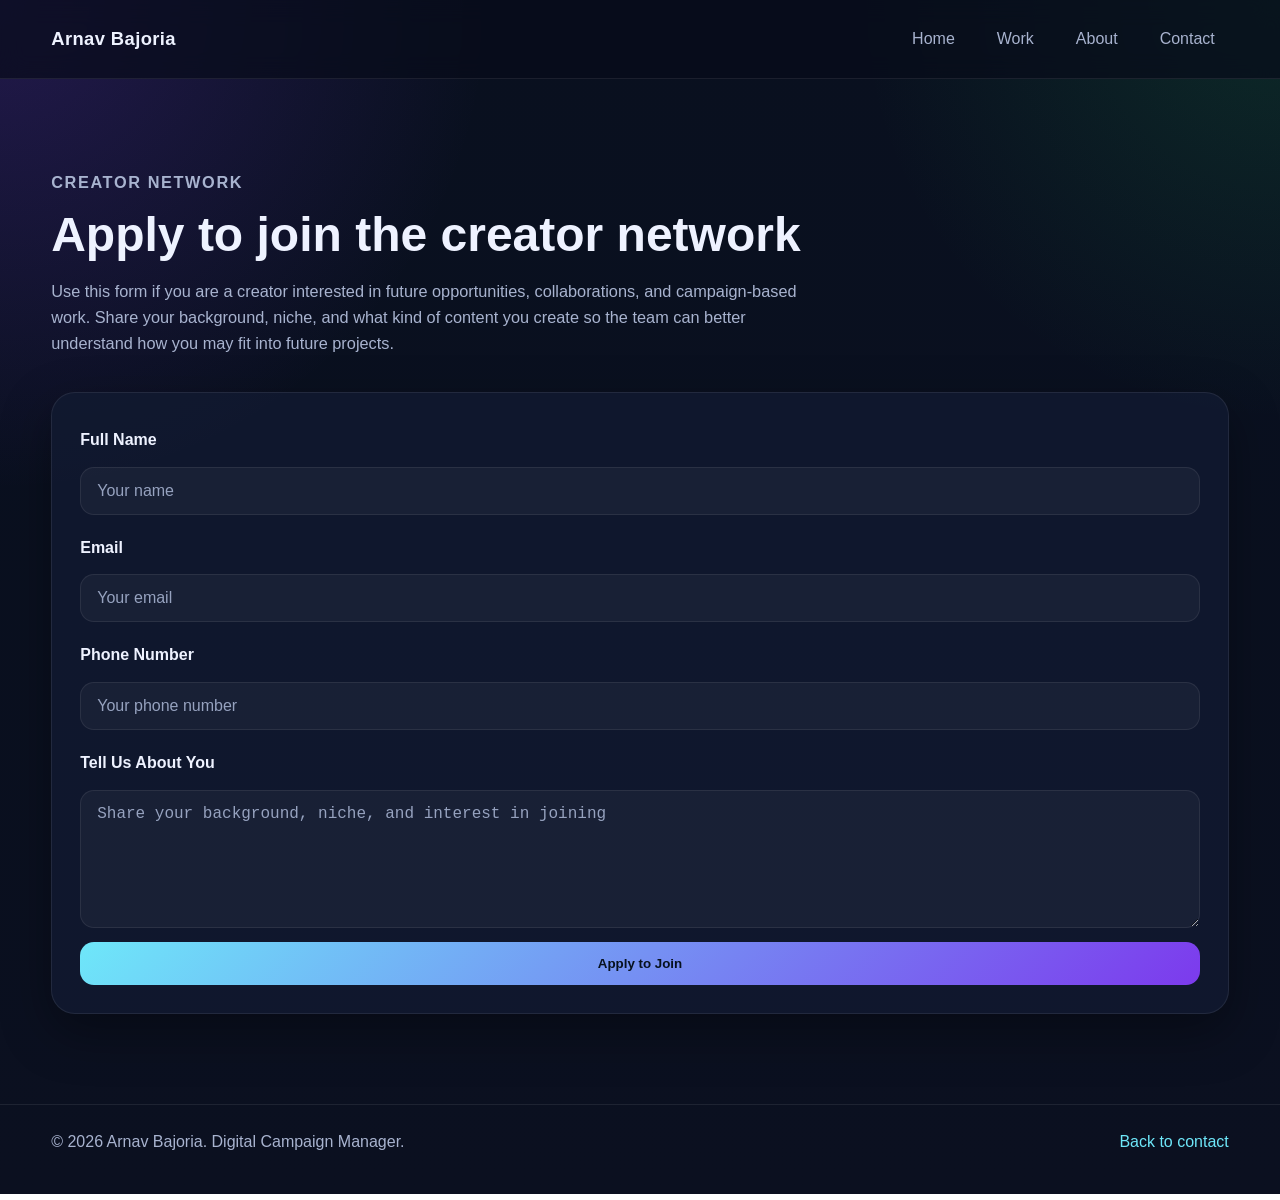
<file: creator-network.html>
<!DOCTYPE html>
<html lang="en">
<head>
  <meta charset="UTF-8" />
  <meta name="viewport" content="width=device-width, initial-scale=1.0" />
  <title>Creator Network | Arnav Bajoria</title>
  <link rel="stylesheet" href="styles.css" />
</head>
<body>
  <header class="site-header">
    <div class="container nav-wrap">
      <a href="index.html" class="logo">Arnav Bajoria</a>
      <nav class="main-nav" aria-label="Main navigation">
        <a href="index.html#home">Home</a>
        <a href="index.html#work">Work</a>
        <a href="index.html#about">About</a>
        <a href="index.html#contact">Contact</a>
      </nav>
    </div>
  </header>

  <main>
    <section class="section">
      <div class="container">
        <div class="section-heading">
          <p class="eyebrow">Creator Network</p>
          <h2>Apply to join the creator network</h2>
          <p>
            Use this form if you are a creator interested in future opportunities,
            collaborations, and campaign-based work. Share your background, niche,
            and what kind of content you create so the team can better understand
            how you may fit into future projects.
          </p>
        </div>

        <article class="form-card">
          <form>
            <label for="creator-name">Full Name</label>
            <input type="text" id="creator-name" name="creator-name" placeholder="Your name" required>

            <label for="creator-email">Email</label>
            <input type="email" id="creator-email" name="creator-email" placeholder="Your email" required>

            <label for="creator-phone">Phone Number</label>
            <input type="tel" id="creator-phone" name="creator-phone" placeholder="Your phone number" required>

            <label for="creator-details">Tell Us About You</label>
            <textarea id="creator-details" name="creator-details" rows="6" placeholder="Share your background, niche, and interest in joining" required></textarea>

            <button type="submit" class="btn btn-primary">Apply to Join</button>
          </form>
        </article>
      </div>
    </section>
  </main>

  <footer class="site-footer">
    <div class="container footer-wrap">
      <p>© 2026 Arnav Bajoria. Digital Campaign Manager.</p>
      <a href="index.html#contact">Back to contact</a>
    </div>
  </footer>
</body>
</html>
</file>
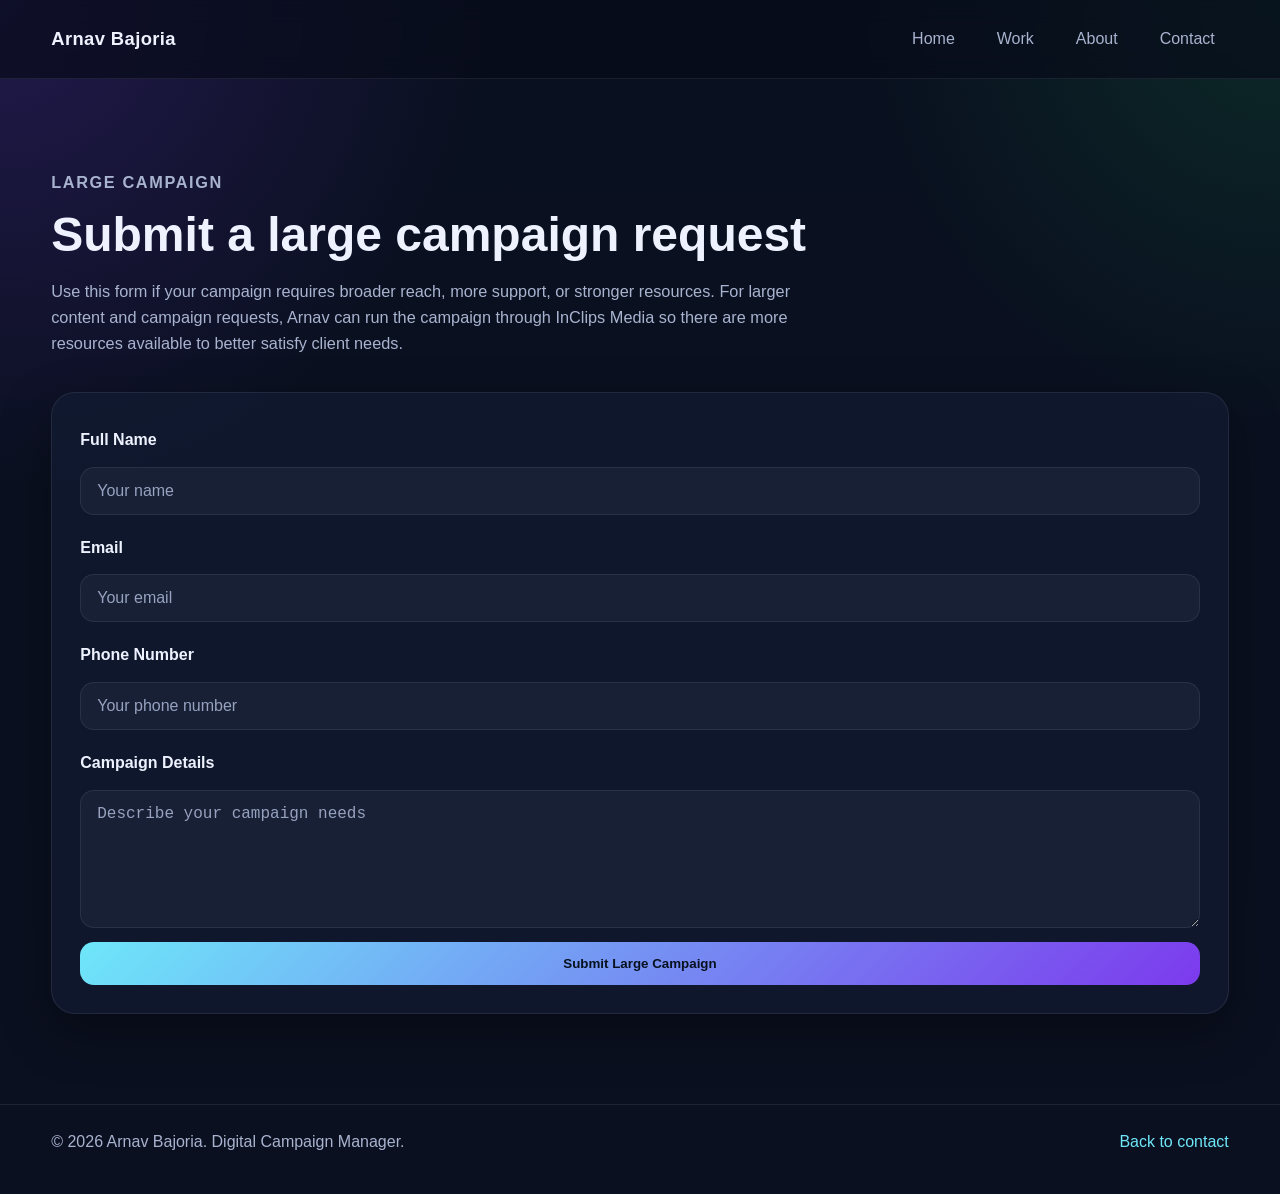
<file: large-campaign.html>
<!DOCTYPE html>
<html lang="en">
<head>
  <meta charset="UTF-8" />
  <meta name="viewport" content="width=device-width, initial-scale=1.0" />
  <title>Large Campaign | Arnav Bajoria</title>
  <link rel="stylesheet" href="styles.css" />
</head>
<body>
  <header class="site-header">
    <div class="container nav-wrap">
      <a href="index.html" class="logo">Arnav Bajoria</a>
      <nav class="main-nav" aria-label="Main navigation">
        <a href="index.html#home">Home</a>
        <a href="index.html#work">Work</a>
        <a href="index.html#about">About</a>
        <a href="index.html#contact">Contact</a>
      </nav>
    </div>
  </header>

  <main>
    <section class="section">
      <div class="container">
        <div class="section-heading">
          <p class="eyebrow">Large Campaign</p>
          <h2>Submit a large campaign request</h2>
          <p>
            Use this form if your campaign requires broader reach, more support,
            or stronger resources. For larger content and campaign requests,
            Arnav can run the campaign through InClips Media so there are more
            resources available to better satisfy client needs.
          </p>
        </div>

        <article class="form-card">
          <form>
            <label for="large-name">Full Name</label>
            <input type="text" id="large-name" name="large-name" placeholder="Your name" required>

            <label for="large-email">Email</label>
            <input type="email" id="large-email" name="large-email" placeholder="Your email" required>

            <label for="large-phone">Phone Number</label>
            <input type="tel" id="large-phone" name="large-phone" placeholder="Your phone number" required>

            <label for="large-details">Campaign Details</label>
            <textarea id="large-details" name="large-details" rows="6" placeholder="Describe your campaign needs" required></textarea>

            <button type="submit" class="btn btn-primary">Submit Large Campaign</button>
          </form>
        </article>
      </div>
    </section>
  </main>

  <footer class="site-footer">
    <div class="container footer-wrap">
      <p>© 2026 Arnav Bajoria. Digital Campaign Manager.</p>
      <a href="index.html#contact">Back to contact</a>
    </div>
  </footer>
</body>
</html>
</file>
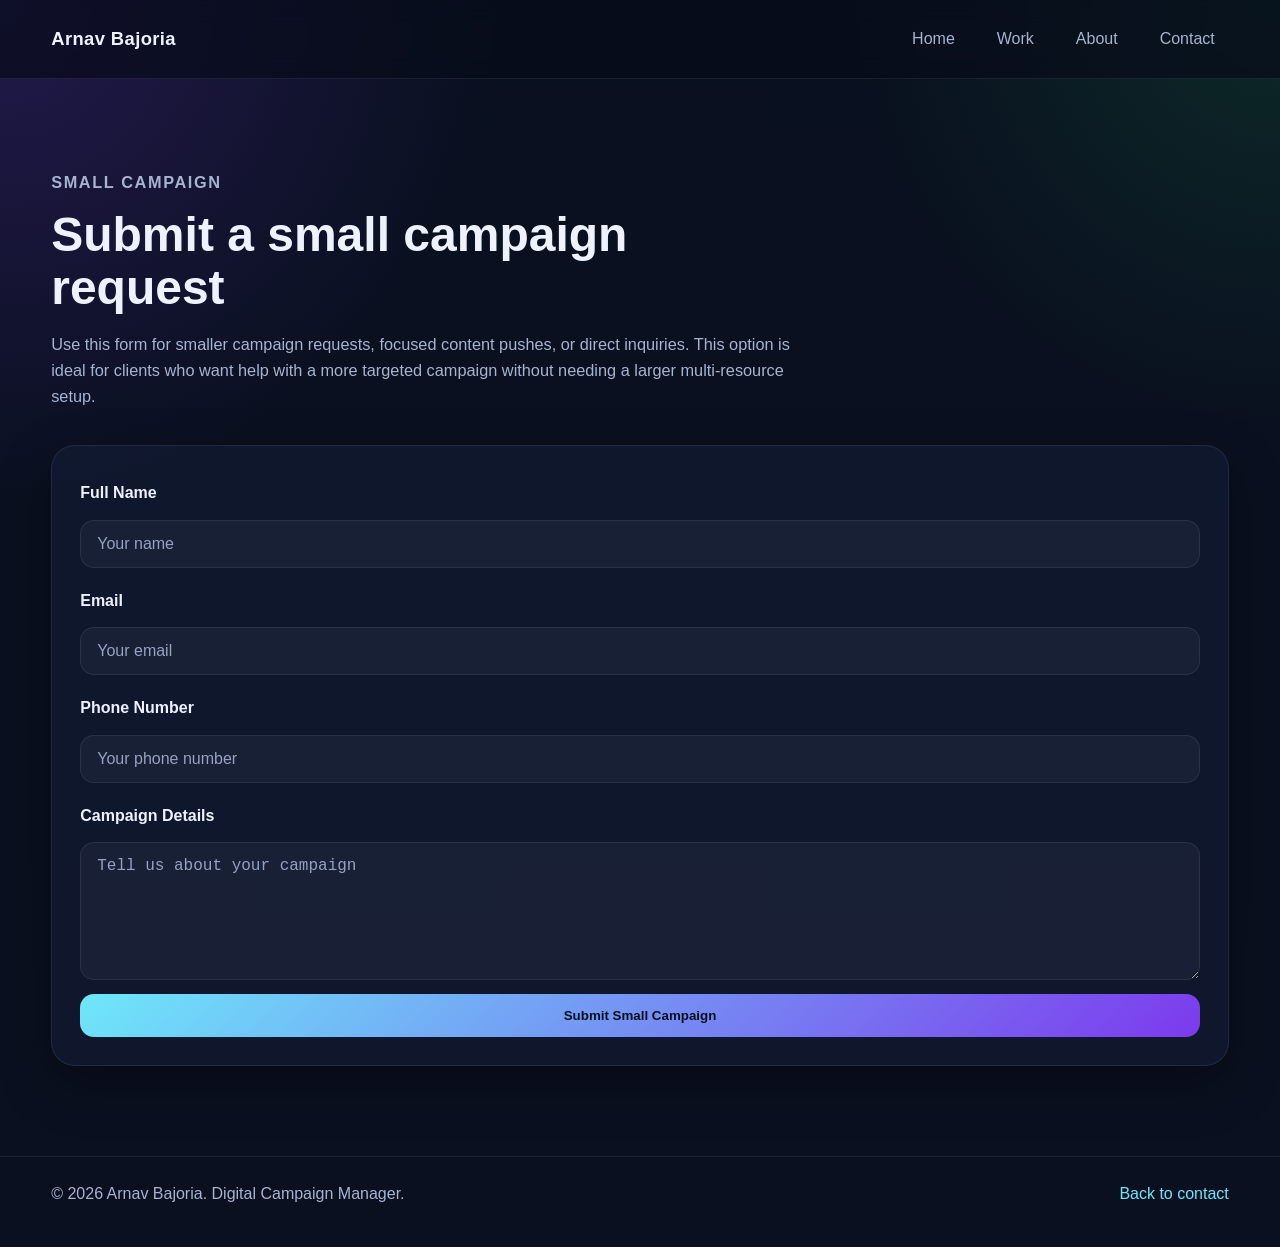
<file: small-campaign.html>
<!DOCTYPE html>
<html lang="en">
<head>
  <meta charset="UTF-8" />
  <meta name="viewport" content="width=device-width, initial-scale=1.0" />
  <title>Small Campaign | Arnav Bajoria</title>
  <link rel="stylesheet" href="styles.css" />
</head>
<body>
  <header class="site-header">
    <div class="container nav-wrap">
      <a href="index.html" class="logo">Arnav Bajoria</a>
      <nav class="main-nav" aria-label="Main navigation">
        <a href="index.html#home">Home</a>
        <a href="index.html#work">Work</a>
        <a href="index.html#about">About</a>
        <a href="index.html#contact">Contact</a>
      </nav>
    </div>
  </header>

  <main>
    <section class="section">
      <div class="container">
        <div class="section-heading">
          <p class="eyebrow">Small Campaign</p>
          <h2>Submit a small campaign request</h2>
          <p>
            Use this form for smaller campaign requests, focused content pushes,
            or direct inquiries. This option is ideal for clients who want help
            with a more targeted campaign without needing a larger multi-resource setup.
          </p>
        </div>

        <article class="form-card">
          <form>
            <label for="small-name">Full Name</label>
            <input type="text" id="small-name" name="small-name" placeholder="Your name" required>

            <label for="small-email">Email</label>
            <input type="email" id="small-email" name="small-email" placeholder="Your email" required>

            <label for="small-phone">Phone Number</label>
            <input type="tel" id="small-phone" name="small-phone" placeholder="Your phone number" required>

            <label for="small-details">Campaign Details</label>
            <textarea id="small-details" name="small-details" rows="6" placeholder="Tell us about your campaign" required></textarea>

            <button type="submit" class="btn btn-primary">Submit Small Campaign</button>
          </form>
        </article>
      </div>
    </section>
  </main>

  <footer class="site-footer">
    <div class="container footer-wrap">
      <p>© 2026 Arnav Bajoria. Digital Campaign Manager.</p>
      <a href="index.html#contact">Back to contact</a>
    </div>
  </footer>
</body>
</html>
</file>
<file: styles.css>
:root {
  --bg: #0b1020;
  --bg-soft: #121a31;
  --card: rgba(18, 26, 49, 0.82);
  --card-solid: #151f3b;
  --text: #eef2ff;
  --muted: #a8b3cf;
  --line: rgba(255, 255, 255, 0.08);
  --accent: #6ee7f9;
  --accent-2: #7c3aed;
  --accent-3: #22c55e;
  --shadow: 0 18px 50px rgba(0, 0, 0, 0.35);
  --radius: 20px;
  --max-width: 1200px;
}

* {
  box-sizing: border-box;
  margin: 0;
  padding: 0;
}

html {
  scroll-behavior: smooth;
}

body {
  font-family: Arial, Helvetica, sans-serif;
  background:
    radial-gradient(circle at top left, rgba(124, 58, 237, 0.22), transparent 28%),
    radial-gradient(circle at top right, rgba(34, 197, 94, 0.14), transparent 24%),
    linear-gradient(180deg, #09101f 0%, #0b1020 100%);
  color: var(--text);
  line-height: 1.6;
}

img {
  width: 100%;
  display: block;
}

.container {
  width: min(92%, var(--max-width));
  margin: 0 auto;
}

.site-header {
  position: sticky;
  top: 0;
  z-index: 1000;
  backdrop-filter: blur(12px);
  background: rgba(8, 12, 26, 0.7);
  border-bottom: 1px solid var(--line);
}

.nav-wrap {
  min-height: 78px;
  display: flex;
  align-items: center;
  justify-content: space-between;
  gap: 20px;
}

.logo {
  color: var(--text);
  text-decoration: none;
  font-size: 1.15rem;
  font-weight: 700;
  letter-spacing: 0.4px;
}

.main-nav {
  display: flex;
  flex-wrap: wrap;
  gap: 14px;
}

.main-nav a {
  color: var(--muted);
  text-decoration: none;
  padding: 10px 14px;
  border-radius: 999px;
  transition: 0.25s ease;
}

.main-nav a:hover {
  color: var(--text);
  background: rgba(255, 255, 255, 0.06);
}

.hero {
  padding: 80px 0 50px;
}

.hero-grid {
  display: grid;
  grid-template-columns: 1.15fr 0.85fr;
  gap: 40px;
  align-items: center;
}

.eyebrow {
  color: var(--accent);
  font-weight: 700;
  text-transform: uppercase;
  letter-spacing: 1.6px;
  font-size: 0.85rem;
  margin-bottom: 14px;
}

.hero h1,
.section-heading h2,
.about-text h2 {
  font-size: clamp(2rem, 5vw, 4rem);
  line-height: 1.1;
  margin-bottom: 16px;
}

.hero-description,
.section-heading p,
.about-text p {
  color: var(--muted);
  font-size: 1.02rem;
}

.hero-buttons {
  display: flex;
  flex-wrap: wrap;
  gap: 14px;
  margin: 28px 0 30px;
}

.btn {
  display: inline-block;
  text-decoration: none;
  border: none;
  cursor: pointer;
  padding: 14px 20px;
  border-radius: 14px;
  font-weight: 700;
  transition: 0.25s ease;
}

.btn-primary {
  background: linear-gradient(135deg, var(--accent), var(--accent-2));
  color: #07111f;
}

.btn-primary:hover {
  transform: translateY(-2px);
  box-shadow: 0 12px 30px rgba(110, 231, 249, 0.2);
}

.btn-secondary {
  background: transparent;
  color: var(--text);
  border: 1px solid var(--line);
}

.btn-secondary:hover {
  background: rgba(255, 255, 255, 0.05);
}

.stats {
  display: grid;
  grid-template-columns: repeat(3, 1fr);
  gap: 16px;
}

.stat-card {
  background: var(--card);
  border: 1px solid var(--line);
  border-radius: var(--radius);
  padding: 18px;
  box-shadow: var(--shadow);
}

.stat-card h3 {
  color: var(--accent);
  margin-bottom: 8px;
  font-size: 1.2rem;
}

.stat-card p {
  color: var(--muted);
  font-size: 0.95rem;
}

.hero-media img {
  height: 540px;
  object-fit: cover;
  border-radius: 28px;
  border: 1px solid var(--line);
  box-shadow: var(--shadow);
}

.client-strip {
  padding: 18px 0 8px;
}

.client-strip-title {
  color: var(--muted);
  margin-bottom: 14px;
  text-align: center;
}

.client-grid {
  display: grid;
  grid-template-columns: repeat(6, 1fr);
  gap: 14px;
}

.client-grid span {
  background: rgba(255, 255, 255, 0.04);
  border: 1px solid var(--line);
  color: var(--text);
  text-align: center;
  padding: 14px 10px;
  border-radius: 14px;
  font-weight: 600;
}

.section {
  padding: 90px 0;
}

.alt-section {
  background: rgba(255, 255, 255, 0.02);
  border-top: 1px solid var(--line);
  border-bottom: 1px solid var(--line);
}

.section-heading {
  max-width: 760px;
  margin-bottom: 36px;
}

.section-heading h2 {
  font-size: clamp(1.8rem, 4vw, 3rem);
}

.industry-block {
  margin-bottom: 40px;
  padding: 26px;
  border-radius: 24px;
  background: var(--card);
  border: 1px solid var(--line);
  box-shadow: var(--shadow);
}

.industry-header {
  margin-bottom: 20px;
}

.industry-header h3 {
  font-size: 1.45rem;
  margin-bottom: 8px;
}

.industry-header p {
  color: var(--muted);
}

.video-grid {
  display: grid;
  grid-template-columns: repeat(5, 1fr);
  gap: 16px;
}

.video-card {
  display: block;
  text-decoration: none;
  color: inherit;
  background: rgba(255, 255, 255, 0.03);
  border: 1px solid var(--line);
  border-radius: 18px;
  overflow: hidden;
  transition: 0.25s ease;
}

.video-card:hover {
  transform: translateY(-6px);
  border-color: rgba(110, 231, 249, 0.5);
  box-shadow: 0 14px 28px rgba(0, 0, 0, 0.25);
}

.video-placeholder {
  min-height: 200px;
  display: flex;
  align-items: center;
  justify-content: center;
  text-align: center;
  padding: 16px;
  color: var(--text);
  font-weight: 700;
  position: relative;
  background:
    linear-gradient(135deg, rgba(110, 231, 249, 0.12), rgba(124, 58, 237, 0.16));
}

.video-placeholder::after {
  content: "▶ Watch on Instagram";
  position: absolute;
  bottom: 12px;
  right: 12px;
  font-size: 0.8rem;
  color: var(--accent);
  font-weight: 600;
}

.about-grid {
  display: grid;
  grid-template-columns: 0.9fr 1.1fr;
  gap: 34px;
  align-items: center;
  margin-bottom: 50px;
}

.about-image img {
  height: 480px;
  object-fit: cover;
  border-radius: 24px;
  border: 1px solid var(--line);
  box-shadow: var(--shadow);
}

.about-text p + p {
  margin-top: 16px;
}

.reviews-heading {
  margin-bottom: 24px;
}

.reviews-grid {
  display: grid;
  grid-template-columns: repeat(4, 1fr);
  gap: 18px;
}

.review-card {
  background: var(--card);
  border: 1px solid var(--line);
  border-radius: 22px;
  padding: 24px;
  box-shadow: var(--shadow);
}

.review-text {
  color: var(--muted);
  margin-bottom: 18px;
}

.review-card h4 {
  color: var(--accent);
  font-size: 1rem;
}

.contact-links-grid {
  display: grid;
  grid-template-columns: repeat(3, 1fr);
  gap: 18px;
  margin-bottom: 34px;
}

.contact-link-card {
  display: block;
  text-decoration: none;
  color: var(--text);
  background: var(--card);
  border: 1px solid var(--line);
  border-radius: 22px;
  padding: 24px;
  transition: 0.25s ease;
  box-shadow: var(--shadow);
}

.contact-link-card:hover {
  transform: translateY(-4px);
  border-color: rgba(110, 231, 249, 0.5);
}

.contact-link-card h3 {
  margin-bottom: 10px;
}

.contact-link-card p {
  color: var(--muted);
}

.card-link-text {
  display: inline-block;
  margin-top: 16px;
  font-weight: 700;
  color: var(--accent);
}

.forms-stack {
  display: grid;
  gap: 26px;
}

.form-card {
  background: var(--card);
  border: 1px solid var(--line);
  border-radius: 24px;
  padding: 28px;
  box-shadow: var(--shadow);
}

.form-card h3 {
  margin-bottom: 10px;
  font-size: 1.45rem;
}

.form-note {
  color: var(--muted);
  margin-bottom: 18px;
}

form {
  display: grid;
  gap: 14px;
}

label {
  font-weight: 700;
  margin-top: 6px;
}

input,
textarea {
  width: 100%;
  background: rgba(255, 255, 255, 0.04);
  color: var(--text);
  border: 1px solid var(--line);
  border-radius: 14px;
  padding: 14px 16px;
  font-size: 1rem;
}

input::placeholder,
textarea::placeholder {
  color: #96a2bf;
}

input:focus,
textarea:focus {
  outline: none;
  border-color: rgba(110, 231, 249, 0.7);
  box-shadow: 0 0 0 4px rgba(110, 231, 249, 0.12);
}

textarea {
  resize: vertical;
  min-height: 130px;
}

.site-footer {
  border-top: 1px solid var(--line);
  padding: 24px 0 40px;
}

.footer-wrap {
  display: flex;
  justify-content: space-between;
  align-items: center;
  gap: 14px;
  flex-wrap: wrap;
}

.footer-wrap p {
  color: var(--muted);
}

.footer-wrap a {
  color: var(--accent);
  text-decoration: none;
}

@media (max-width: 1100px) {
  .video-grid {
    grid-template-columns: repeat(3, 1fr);
  }

  .reviews-grid {
    grid-template-columns: repeat(2, 1fr);
  }

  .client-grid {
    grid-template-columns: repeat(3, 1fr);
  }
}

@media (max-width: 900px) {
  .hero-grid,
  .about-grid,
  .contact-links-grid {
    grid-template-columns: 1fr;
  }

  .stats {
    grid-template-columns: 1fr;
  }

  .hero-media img,
  .about-image img {
    height: 380px;
  }
}

@media (max-width: 700px) {
  .nav-wrap {
    flex-direction: column;
    justify-content: center;
    padding: 16px 0;
  }

  .main-nav {
    justify-content: center;
  }

  .section,
  .hero {
    padding: 70px 0;
  }

  .video-grid,
  .reviews-grid,
  .client-grid {
    grid-template-columns: 1fr;
  }

  .industry-block,
  .review-card,
  .form-card,
  .contact-link-card {
    padding: 20px;
  }

  .hero-media img,
  .about-image img {
    height: 300px;
  }
}
</file>
